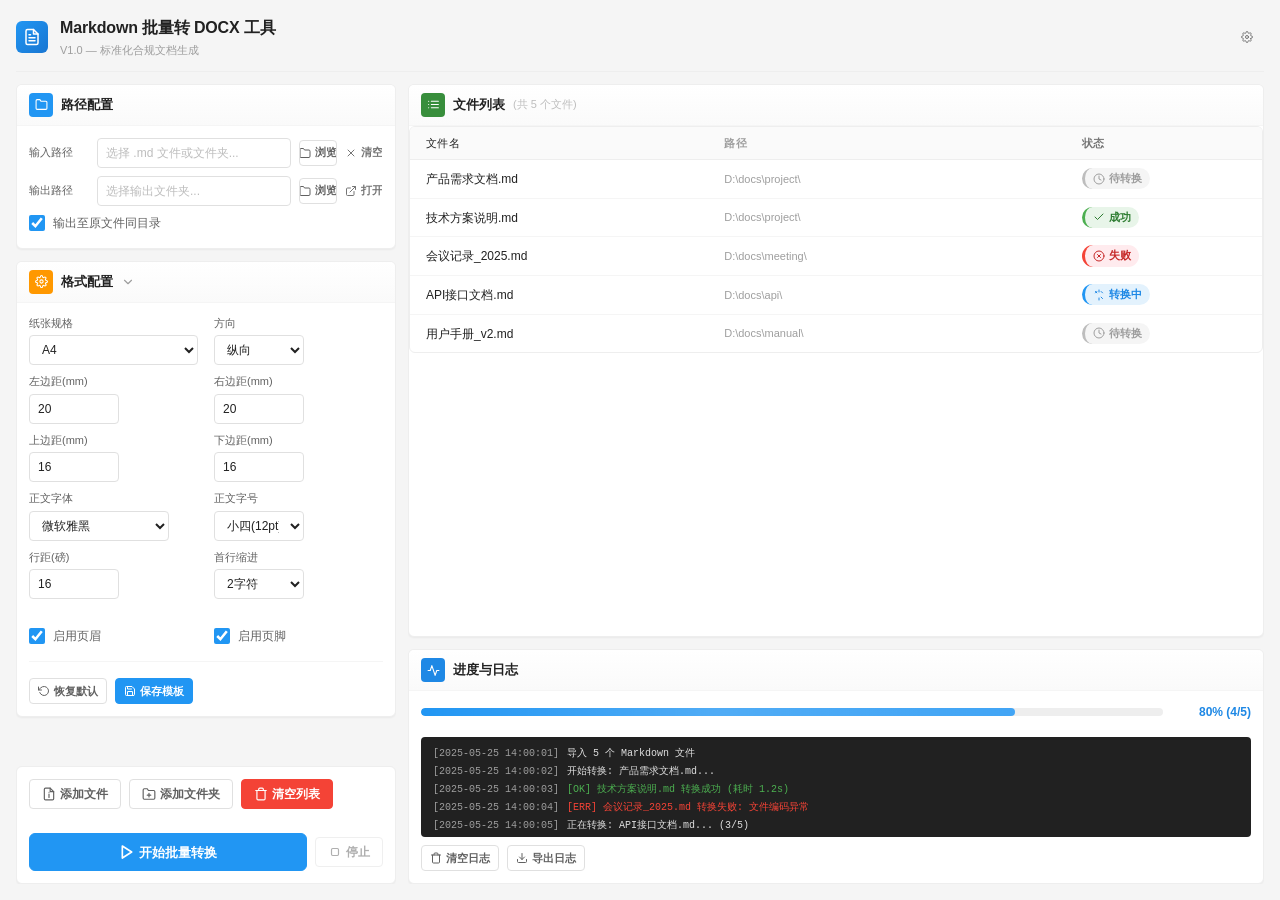
<file: gui-design.html>
<!DOCTYPE html>
<html lang="zh-CN">
<head>
    <meta charset="UTF-8">
    <meta name="viewport" content="width=device-width, initial-scale=1.0">
    <title>Markdown批量转DOCX工具 V1.0</title>
    <style>
        /* ============================================
           DESIGN TOKEN SYSTEM - 设计令牌系统
           ============================================ */
        :root {
            /* Color Tokens - 色彩系统 */
            --color-primary-50: #E3F2FD;
            --color-primary-100: #BBDEFB;
            --color-primary-200: #90CAF9;
            --color-primary-300: #64B5F6;
            --color-primary-400: #42A5F5;
            --color-primary-500: #2196F3;
            --color-primary-600: #1E88E5;
            --color-primary-700: #1976D2;
            --color-primary-800: #1565C0;
            --color-primary-900: #0D47A1;

            --color-success-50: #E8F5E9;
            --color-success-500: #4CAF50;
            --color-success-600: #388E3C;
            --color-success-700: #2E7D32;

            --color-error-50: #FFEBEE;
            --color-error-500: #F44336;
            --color-error-600: #D32F2F;
            --color-error-700: #C62828;

            --color-warning-50: #FFF3E0;
            --color-warning-500: #FF9800;
            --color-warning-600: #F57C00;
            --color-warning-700: #EF6C00;

            --color-neutral-0: #FFFFFF;
            --color-neutral-50: #FAFAFA;
            --color-neutral-100: #F5F5F5;
            --color-neutral-200: #EEEEEE;
            --color-neutral-300: #E0E0E0;
            --color-neutral-400: #BDBDBD;
            --color-neutral-500: #9E9E9E;
            --color-neutral-600: #757575;
            --color-neutral-700: #616161;
            --color-neutral-800: #424242;
            --color-neutral-900: #212121;

            /* Typography Tokens - 字体系统 */
            --font-family-sans: 'Microsoft YaHei', 'PingFang SC', -apple-system, BlinkMacSystemFont, 'Segoe UI', sans-serif;
            --font-family-mono: 'JetBrains Mono', 'Consolas', 'Monaco', 'Courier New', monospace;

            --font-size-xs: 11px;
            --font-size-sm: 12px;
            --font-size-base: 13px;
            --font-size-md: 14px;
            --font-size-lg: 16px;
            --font-size-xl: 18px;
            --font-size-2xl: 24px;

            --font-weight-regular: 400;
            --font-weight-medium: 500;
            --font-weight-semibold: 600;
            --font-weight-bold: 700;

            --line-height-tight: 1.25;
            --line-height-normal: 1.5;
            --line-height-relaxed: 1.75;

            /* Spacing Tokens - 间距系统 (4px base) */
            --space-0: 0;
            --space-1: 4px;
            --space-2: 8px;
            --space-3: 12px;
            --space-4: 16px;
            --space-5: 20px;
            --space-6: 24px;
            --space-8: 32px;
            --space-10: 40px;
            --space-12: 48px;

            /* Radius Tokens - 圆角系统 */
            --radius-sm: 4px;
            --radius-md: 6px;
            --radius-lg: 8px;
            --radius-xl: 12px;
            --radius-full: 9999px;

            /* Shadow Tokens - 阴影系统 */
            --shadow-xs: 0 1px 2px rgba(0,0,0,0.05);
            --shadow-sm: 0 1px 3px rgba(0,0,0,0.08), 0 1px 2px rgba(0,0,0,0.06);
            --shadow-md: 0 4px 6px rgba(0,0,0,0.07), 0 2px 4px rgba(0,0,0,0.06);
            --shadow-lg: 0 10px 15px rgba(0,0,0,0.1), 0 4px 6px rgba(0,0,0,0.05);
            --shadow-xl: 0 20px 25px rgba(0,0,0,0.1), 0 10px 10px rgba(0,0,0,0.04);

            /* Transition Tokens - 动效系统 */
            --transition-fast: 150ms cubic-bezier(0.4, 0, 0.2, 1);
            --transition-normal: 200ms cubic-bezier(0.4, 0, 0.2, 1);
            --transition-slow: 300ms cubic-bezier(0.4, 0, 0.2, 1);

            /* Z-index Tokens */
            --z-dropdown: 100;
            --z-sticky: 200;
            --z-fixed: 300;
            --z-modal-backdrop: 400;
            --z-modal: 500;
            --z-tooltip: 600;
        }

        /* ============================================
           BASE RESET & GLOBAL STYLES
           ============================================ */
        *, *::before, *::after { margin: 0; padding: 0; box-sizing: border-box; }

        html { font-size: 16px; -webkit-font-smoothing: antialiased; -moz-osx-font-smoothing: grayscale; height: 100%; }

        body {
            font-family: var(--font-family-sans);
            font-size: var(--font-size-sm);
            line-height: var(--line-height-normal);
            color: var(--color-neutral-800);
            background: var(--color-neutral-100);
            height: 100vh;
            overflow: hidden;
        }

        /* Focus visible for accessibility */
        :focus-visible {
            outline: 2px solid var(--color-primary-500);
            outline-offset: 2px;
        }

        /* Skip link for accessibility */
        .skip-link {
            position: absolute;
            top: -100%;
            left: 0;
            padding: var(--space-2) var(--space-4);
            background: var(--color-primary-500);
            color: white;
            z-index: var(--z-tooltip);
            font-weight: var(--font-weight-semibold);
            border-radius: 0 0 var(--radius-md) 0;
        }
        .skip-link:focus { top: 0; }

        /* ============================================
           APP LAYOUT - 左右分栏 100vh 无滚动
           ============================================ */
        .app-layout {
            height: 100vh;
            max-height: 100vh;
            display: grid;
            grid-template-rows: auto 1fr;
            grid-template-columns: 380px 1fr;
            gap: var(--space-3);
            padding: var(--space-4);
            overflow: hidden;
        }

        /* Header spans full width */
        .app-header {
            grid-column: 1 / -1;
            display: flex;
            align-items: center;
            justify-content: space-between;
            padding-bottom: var(--space-3);
            border-bottom: 1px solid var(--color-neutral-200);
            flex-shrink: 0;
        }

        .app-logo {
            display: flex;
            align-items: center;
            gap: var(--space-3);
        }

        .app-logo-icon {
            width: 32px;
            height: 32px;
            background: linear-gradient(135deg, var(--color-primary-500), var(--color-primary-700));
            border-radius: var(--radius-md);
            display: flex;
            align-items: center;
            justify-content: center;
            color: white;
            flex-shrink: 0;
        }
        .app-logo-icon svg { width: 18px; height: 18px; }

        /* ============================================
           SPLIT PANEL SYSTEM - 左右分栏容器
           ============================================ */
        .split-left {
            grid-column: 1 / 2;
            grid-row: 2 / 3;
            display: flex;
            flex-direction: column;
            gap: var(--space-3);
            overflow-y: auto;
            overflow-x: hidden;
        }
        .split-left::-webkit-scrollbar { width: 4px; }
        .split-left::-webkit-scrollbar-track { background: transparent; }
        .split-left::-webkit-scrollbar-thumb { background: var(--color-neutral-300); border-radius: 2px; }

        .split-right {
            grid-column: 2 / 3;
            grid-row: 2 / 3;
            display: flex;
            flex-direction: column;
            gap: var(--space-3);
            overflow: hidden;
        }

        /* Left column: action bar sticks to bottom via margin-top:auto */
        .split-left .action-bar-wrapper { margin-top: auto; }

        .app-title-group { display: flex; flex-direction: column; gap: 2px; }
        .app-title-text {
            font-size: var(--font-size-lg);
            font-weight: var(--font-weight-bold);
            color: var(--color-neutral-900);
            letter-spacing: -0.01em;
        }
        .app-subtitle {
            font-size: var(--font-size-xs);
            color: var(--color-neutral-500);
            font-weight: var(--font-weight-regular);
        }

        .app-header-actions { display: flex; gap: var(--space-2); }

        /* ============================================
           PANEL COMPONENT - 面板组件
           ============================================ */
        .panel {
            background: var(--color-neutral-0);
            border-radius: var(--radius-md);
            box-shadow: var(--shadow-xs);
            border: 1px solid var(--color-neutral-200);
            overflow: hidden;
            transition: box-shadow var(--transition-fast);
            flex-shrink: 0;
        }
        .panel:hover { box-shadow: var(--shadow-sm); }

        .panel-header {
            display: flex;
            align-items: center;
            justify-content: space-between;
            padding: var(--space-2) var(--space-3);
            border-bottom: 1px solid var(--color-neutral-100);
            background: linear-gradient(to bottom, var(--color-neutral-0), var(--color-neutral-50));
            flex-shrink: 0;
        }

        .panel-header-left {
            display: flex;
            align-items: center;
            gap: var(--space-2);
        }

        .panel-icon {
            width: 24px;
            height: 24px;
            border-radius: var(--radius-sm);
            display: flex;
            align-items: center;
            justify-content: center;
            color: white;
            flex-shrink: 0;
        }
        .panel-icon svg { width: 13px; height: 13px; }
        .panel-icon--path { background: var(--color-primary-500); }
        .panel-icon--format { background: var(--color-warning-500); }
        .panel-icon--list { background: var(--color-success-600); }
        .panel-icon--progress { background: var(--color-primary-600); }
        .panel-icon--action { background: var(--color-neutral-800); }

        .panel-title {
            font-size: var(--font-size-base);
            font-weight: var(--font-weight-semibold);
            color: var(--color-neutral-900);
        }

        .panel-body { padding: var(--space-3); }

        /* Collapsible Panel */
        .collapse-trigger {
            cursor: pointer;
            user-select: none;
            display: flex;
            align-items: center;
            gap: var(--space-2);
            background: none;
            border: none;
            padding: 0;
            color: inherit;
            font: inherit;
        }
        .collapse-trigger:hover { opacity: 0.8; }
        .collapse-chevron {
            width: 14px;
            height: 14px;
            transition: transform var(--transition-normal);
            color: var(--color-neutral-500);
        }
        .panel--collapsed .collapse-chevron { transform: rotate(-90deg); }
        .panel--collapsed .collapsible-body { display: none; }

        /* ============================================
           FORM COMPONENTS - 紧凑型表单
           ============================================ */
        .form-grid {
            display: grid;
            grid-template-columns: 1fr 1fr;
            gap: var(--space-2) var(--space-4);
        }

        .form-field { display: flex; flex-direction: column; gap: var(--space-1); }

        .form-label {
            font-size: var(--font-size-xs);
            font-weight: var(--font-weight-medium);
            color: var(--color-neutral-700);
        }

        .form-row {
            display: flex;
            align-items: center;
            gap: var(--space-2);
        }
        .form-row .form-label {
            min-width: 60px;
            flex-shrink: 0;
            font-size: var(--font-size-xs);
        }

        /* Input Component - 紧凑型 */
        .input {
            height: 30px;
            padding: 0 var(--space-2);
            border: 1px solid var(--color-neutral-300);
            border-radius: var(--radius-sm);
            font-family: inherit;
            font-size: var(--font-size-sm);
            color: var(--color-neutral-900);
            background: var(--color-neutral-0);
            transition: border-color var(--transition-fast), box-shadow var(--transition-fast);
            width: 100%;
        }
        .input::placeholder { color: var(--color-neutral-400); }
        .input:hover { border-color: var(--color-neutral-400); }
        .input:focus {
            border-color: var(--color-primary-500);
            box-shadow: 0 0 0 3px var(--color-primary-50);
            outline: none;
        }
        .input:disabled {
            background: var(--color-neutral-100);
            color: var(--color-neutral-400);
            cursor: not-allowed;
        }
        .input--sm { height: 30px; font-size: var(--font-size-xs); }
        .input--short { width: 90px; }
        .input--medium { width: 140px; }

        select.input { cursor: pointer; appearance: auto; }

        /* Checkbox Component */
        .checkbox {
            display: inline-flex;
            align-items: center;
            gap: var(--space-2);
            cursor: pointer;
            font-size: var(--font-size-sm);
            color: var(--color-neutral-700);
        }
        .checkbox input[type="checkbox"] {
            width: 16px;
            height: 16px;
            accent-color: var(--color-primary-500);
            cursor: pointer;
            flex-shrink: 0;
        }

        /* ============================================
           BUTTON COMPONENTS - 按钮组件
           ============================================ */
        .btn {
            display: inline-flex;
            align-items: center;
            justify-content: center;
            gap: var(--space-1);
            height: 30px;
            padding: 0 var(--space-3);
            border: 1px solid transparent;
            border-radius: var(--radius-sm);
            font-family: inherit;
            font-size: var(--font-size-sm);
            font-weight: var(--font-weight-semibold);
            line-height: 1;
            cursor: pointer;
            transition: all var(--transition-fast);
            white-space: nowrap;
            user-select: none;
            position: relative;
            overflow: hidden;
        }
        .btn:active { transform: scale(0.97); }
        .btn:disabled {
            opacity: 0.5;
            cursor: not-allowed;
            transform: none;
        }
        .btn svg { width: 14px; height: 14px; flex-shrink: 0; }

        /* Button Variants */
        .btn--primary {
            background: var(--color-primary-500);
            color: white;
            border-color: var(--color-primary-500);
        }
        .btn--primary:hover:not(:disabled) { background: var(--color-primary-600); border-color: var(--color-primary-600); }
        .btn--primary:focus-visible { box-shadow: 0 0 0 3px var(--color-primary-50); }

        .btn--secondary {
            background: var(--color-neutral-0);
            color: var(--color-neutral-700);
            border-color: var(--color-neutral-300);
        }
        .btn--secondary:hover:not(:disabled) { background: var(--color-neutral-50); border-color: var(--color-neutral-400); }

        .btn--ghost {
            background: transparent;
            color: var(--color-neutral-600);
            border-color: transparent;
        }
        .btn--ghost:hover:not(:disabled) { background: var(--color-neutral-100); }

        .btn--danger {
            background: var(--color-error-500);
            color: white;
            border-color: var(--color-error-500);
        }
        .btn--danger:hover:not(:disabled) { background: var(--color-error-600); border-color: var(--color-error-600); }

        .btn--success {
            background: var(--color-success-500);
            color: white;
            border-color: var(--color-success-500);
        }
        .btn--success:hover:not(:disabled) { background: var(--color-success-600); }

        /* Button Sizes */
        .btn--lg {
            height: 38px;
            padding: 0 var(--space-6);
            font-size: var(--font-size-base);
            font-weight: var(--font-weight-bold);
            border-radius: var(--radius-md);
        }
        .btn--lg svg { width: 16px; height: 16px; }

        .btn--sm { height: 26px; padding: 0 var(--space-2); font-size: var(--font-size-xs); }
        .btn--sm svg { width: 12px; height: 12px; }

        /* Icon-only button */
        .btn--icon {
            width: 34px;
            padding: 0;
        }

        /* ============================================
           TABLE COMPONENT - 表格组件
           ============================================ */
        .table-wrapper {
            border: 1px solid var(--color-neutral-200);
            border-radius: var(--radius-md);
            overflow: hidden;
        }

        .table {
            width: 100%;
            border-collapse: collapse;
            font-size: var(--font-size-sm);
        }

        .table th {
            background: var(--color-neutral-50);
            font-weight: var(--font-weight-semibold);
            font-size: var(--font-size-xs);
            text-transform: uppercase;
            letter-spacing: 0.04em;
            color: var(--color-neutral-600);
            text-align: left;
            padding: var(--space-2) var(--space-4);
            border-bottom: 1px solid var(--color-neutral-200);
        }

        .table td {
            padding: var(--space-2) var(--space-4);
            border-bottom: 1px solid var(--color-neutral-100);
            transition: background var(--transition-fast);
            vertical-align: middle;
        }

        .table tbody tr:last-child td { border-bottom: none; }
        .table tbody tr:hover td { background: var(--color-primary-50); }
        .table tbody tr.selected td { background: var(--color-primary-100); }

        .table .col-name { width: 35%; font-weight: var(--font-weight-medium); color: var(--color-neutral-900); }
        .table .col-path { width: 42%; color: var(--color-neutral-500); font-size: var(--font-size-xs); }
        .table .col-status { width: 23%; }

        /* File List Panel - 弹性填充 */
        #panel-fileList {
            display: flex;
            flex-direction: column;
            flex: 1;
            min-height: 0;
        }
        #panel-fileList > .panel-body {
            flex: 1;
            min-height: 0;
            overflow-y: auto;
            padding: 0;
        }

        /* Empty state for table */
        .table-empty {
            text-align: center;
            padding: var(--space-10) var(--space-6);
            color: var(--color-neutral-400);
        }
        .table-empty svg { width: 48px; height: 48px; margin-bottom: var(--space-3); opacity: 0.4; }
        .table-empty p { font-size: var(--font-size-sm); }

        /* ============================================
           BADGE COMPONENT - 标签组件
           ============================================ */
        .badge {
            display: inline-flex;
            align-items: center;
            gap: var(--space-1);
            padding: 3px var(--space-2);
            border-radius: var(--radius-full);
            font-size: var(--font-size-xs);
            font-weight: var(--font-weight-semibold);
            line-height: 1.4;
            border-left: 3px solid transparent;
        }
        .badge svg { width: 12px; height: 12px; }

        .badge--pending {
            background: var(--color-neutral-100);
            color: var(--color-neutral-500);
            border-left-color: var(--color-neutral-400);
        }
        .badge--converting {
            background: var(--color-primary-50);
            color: var(--color-primary-600);
            border-left-color: var(--color-primary-500);
        }
        .badge--converting .badge-spinner {
            animation: spin 1s linear infinite;
        }
        .badge--success {
            background: var(--color-success-50);
            color: var(--color-success-700);
            border-left-color: var(--color-success-500);
        }
        .badge--error {
            background: var(--color-error-50);
            color: var(--color-error-700);
            border-left-color: var(--color-error-500);
        }

        @keyframes spin { to { transform: rotate(360deg); } }

        /* ============================================
           PROGRESS COMPONENT - 进度条组件
           ============================================ */
        .progress-section { margin-bottom: var(--space-4); }

        .progress-track {
            display: flex;
            align-items: center;
            gap: var(--space-4);
        }

        .progress-bar-container {
            flex: 1;
            position: relative;
            height: 8px;
            background: var(--color-neutral-200);
            border-radius: var(--radius-full);
            overflow: hidden;
        }

        .progress-fill {
            height: 100%;
            background: linear-gradient(90deg, var(--color-primary-500), var(--color-primary-400));
            border-radius: var(--radius-full);
            transition: width var(--transition-slow);
            position: relative;
        }
        .progress-fill::after {
            content: '';
            position: absolute;
            top: 0; left: 0; right: 0; bottom: 0;
            background: linear-gradient(
                90deg,
                transparent 0%,
                rgba(255,255,255,0.15) 50%,
                transparent 100%
            );
            animation: shimmer 2s infinite;
        }

        @keyframes shimmer {
            0% { transform: translateX(-100%); }
            100% { transform: translateX(100%); }
        }

        .progress-label {
            font-size: var(--font-size-sm);
            font-weight: var(--font-weight-bold);
            color: var(--color-primary-600);
            min-width: 72px;
            text-align: right;
            font-variant-numeric: tabular-nums;
        }

        /* ============================================
           LOG CONSOLE COMPONENT - 紧凑型日志
           ============================================ */
        .log-console {
            background: var(--color-neutral-900);
            border-radius: var(--radius-sm);
            padding: var(--space-2) var(--space-3);
            height: 100px;
            overflow-y: auto;
            font-family: var(--font-family-mono);
            font-size: 10px;
            line-height: 1.8;
            color: var(--color-neutral-400);
            scroll-behavior: smooth;
        }
        .log-console::-webkit-scrollbar { width: 6px; }
        .log-console::-webkit-scrollbar-track { background: transparent; }
        .log-console::-webkit-scrollbar-thumb { background: var(--color-neutral-600); border-radius: 3px; }

        .log-entry { display: flex; gap: var(--space-2); }
        .log-time { color: var(--color-neutral-500); flex-shrink: 0; }
        .log-msg-info { color: var(--color-neutral-300); }
        .log-msg-success { color: var(--color-success-500); }
        .log-msg-error { color: var(--color-error-500); }
        .log-msg-warn { color: var(--color-warning-500); }

        /* ============================================
           ACTION BAR - 操作栏
           ============================================ */
        .action-bar {
            display: flex;
            align-items: center;
            justify-content: space-between;
            gap: var(--space-4);
            flex-wrap: wrap;
        }

        .action-group {
            display: flex;
            align-items: center;
            gap: var(--space-2);
        }

        /* ============================================
           DIALOG / MODAL - 弹窗组件
           ============================================ */
        .dialog-backdrop {
            display: none;
            position: fixed;
            inset: 0;
            background: rgba(0,0,0,0.5);
            backdrop-filter: blur(2px);
            z-index: var(--z-modal-backdrop);
            align-items: center;
            justify-content: center;
            animation: fadeIn 150ms ease-out;
        }
        .dialog-backdrop.active { display: flex; }

        @keyframes fadeIn { from { opacity: 0; } to { opacity: 1; } }
        @keyframes slideUp { from { transform: translateY(16px); opacity: 0; } to { transform: translateY(0); opacity: 1; } }

        .dialog {
            background: var(--color-neutral-0);
            border-radius: var(--radius-xl);
            box-shadow: var(--shadow-xl);
            padding: var(--space-6);
            min-width: 420px;
            max-width: 520px;
            width: 90%;
            animation: slideUp 200ms ease-out;
        }

        .dialog-icon-wrap {
            width: 48px;
            height: 48px;
            border-radius: var(--radius-full);
            display: flex;
            align-items: center;
            justify-content: center;
            margin-bottom: var(--space-4);
        }
        .dialog-icon-wrap--warn { background: var(--color-warning-50); color: var(--color-warning-600); }
        .dialog-icon-wrap--success { background: var(--color-success-50); color: var(--color-success-600); }
        .dialog-icon-wrap--error { background: var(--color-error-50); color: var(--color-error-600); }

        .dialog-title {
            font-size: var(--font-size-md);
            font-weight: var(--font-weight-bold);
            color: var(--color-neutral-900);
            margin-bottom: var(--space-2);
        }

        .dialog-body {
            font-size: var(--font-size-sm);
            color: var(--color-neutral-600);
            line-height: var(--line-height-relaxed);
            margin-bottom: var(--space-6);
        }

        .dialog-actions {
            display: flex;
            justify-content: flex-end;
            gap: var(--space-2);
        }

        /* Format actions row */
        .format-actions {
            display: flex;
            gap: var(--space-2);
            margin-top: var(--space-4);
            padding-top: var(--space-4);
            border-top: 1px solid var(--color-neutral-100);
        }

        /* File count badge in panel header */
        .file-count-badge {
            font-size: var(--font-size-xs);
            font-weight: var(--font-weight-regular);
            color: var(--color-neutral-400);
            background: none;
        }

        /* ============================================
           RESPONSIVE DESIGN - 分栏响应式
           ============================================ */

        /* Medium screens: keep split but narrower left */
        @media (max-width: 1024px) {
            .app-layout { grid-template-columns: 320px 1fr; gap: var(--space-3); padding: var(--space-3); }
            .form-grid { grid-template-columns: 1fr; }
        }

        /* Small screens: collapse to single column (stacked) */
        @media (max-width: 768px) {
            .app-layout {
                grid-template-columns: 1fr;
                grid-template-rows: auto 1fr;
                height: 100vh;
                overflow-y: auto;
                padding: var(--space-3);
                gap: var(--space-3);
            }

            .split-left, .split-right {
                grid-column: 1 / -1;
                grid-row: auto;
                overflow-y: visible;
            }

            .split-left .action-bar-wrapper { margin-top: 0; }

            #panel-fileList {
                min-height: 200px;
                flex: none;
            }
            #panel-fileList > .panel-body {
                overflow-y: visible;
                max-height: 280px;
                overflow-y: auto;
                padding: 0;
            }

            .action-bar { flex-direction: column; align-items: stretch; }
            .action-group { justify-content: stretch; flex-wrap: wrap; }
            .action-group .btn { flex: 1; min-width: 100px; }
            .form-row { flex-wrap: wrap; }
            .form-row .form-label { min-width: 100%; margin-bottom: 2px; }
            .table .col-name { width: 35%; }
            .table .col-path { width: 38%; }
            .table .col-status { width: 27%; }
            .log-console { height: 90px; }
            .dialog { min-width: unset; width: 95%; }
        }

        /* Reduced motion preference */
        @media (prefers-reduced-motion: reduce) {
            *, *::before, *::after {
                animation-duration: 0.01ms !important;
                transition-duration: 0.01ms !important;
            }
        }
    </style>
</head>
<body>
<a href="#main-content" class="skip-link">跳转到主要内容</a>

<div class="app-layout">

    <!-- ==================== HEADER ==================== -->
    <header class="app-header">
        <div class="app-logo">
            <div class="app-logo-icon">
                <svg viewBox="0 0 24 24" fill="none" stroke="currentColor" stroke-width="2" stroke-linecap="round" stroke-linejoin="round"><path d="M14 2H6a2 2 0 0 0-2 2v16a2 2 0 0 0 2 2h12a2 2 0 0 0 2-2V8z"/><polyline points="14 2 14 8 20 8"/><line x1="16" y1="13" x2="8" y2="13"/><line x1="16" y1="17" x2="8" y2="17"/><polyline points="10 9 9 9 8 9"/></svg>
            </div>
            <div class="app-title-group">
                <span class="app-title-text">Markdown 批量转 DOCX 工具</span>
                <span class="app-subtitle">V1.0 — 标准化合规文档生成</span>
            </div>
        </div>
        <div class="app-header-actions">
            <button class="btn btn--ghost btn--sm btn--icon" title="设置" aria-label="应用设置">
                <svg viewBox="0 0 24 24" fill="none" stroke="currentColor" stroke-width="2" stroke-linecap="round" stroke-linejoin="round"><circle cx="12" cy="12" r="3"/><path d="M19.4 15a1.65 1.65 0 0 0 .33 1.82l.06.06a2 2 0 0 1 0 2.83 2 2 0 0 1-2.83 0l-.06-.06a1.65 1.65 0 0 0-1.82-.33 1.65 1.65 0 0 0-1 1.51V21a2 2 0 0 1-2 2 2 2 0 0 1-2-2v-.09A1.65 1.65 0 0 0 9 19.4a1.65 1.65 0 0 0-1.82.33l-.06.06a2 2 0 0 1-2.83 0 2 2 0 0 1 0-2.83l.06-.06A1.65 1.65 0 0 0 4.68 15a1.65 1.65 0 0 0-1.51-1H3a2 2 0 0 1-2-2 2 2 0 0 1 2-2h.09A1.65 1.65 0 0 0 4.6 9a1.65 1.65 0 0 0-.33-1.82l-.06-.06a2 2 0 0 1 0-2.83 2 2 0 0 1 2.83 0l.06.06A1.65 1.65 0 0 0 9 4.68a1.65 1.65 0 0 0 1-1.51V3a2 2 0 0 1 2-2 2 2 0 0 1 2 2v.09a1.65 1.65 0 0 0 1 1.51 1.65 1.65 0 0 0 1.82-.33l.06-.06a2 2 0 0 1 2.83 0 2 2 0 0 1 0 2.83l-.06.06A1.65 1.65 0 0 0 19.4 9a1.65 1.65 0 0 0 1.51 1H21a2 2 0 0 1 2 2 2 2 0 0 1-2 2h-.09a1.65 1.65 0 0 0-1.51 1z"/></svg>
            </button>
        </div>
    </header>

    <!-- ==================== LEFT PANEL: 配置与控制 ==================== -->
    <div class="split-left">

        <!-- Path Configuration -->
        <section class="panel" aria-labelledby="panel-path-title">
            <div class="panel-header">
                <div class="panel-header-left">
                    <div class="panel-icon panel-icon--path"><svg viewBox="0 0 24 24" fill="none" stroke="currentColor" stroke-width="2" stroke-linecap="round" stroke-linejoin="round"><path d="M22 19a2 2 0 0 1-2 2H4a2 2 0 0 1-2-2V5a2 2 0 0 1 2-2h5l2 3h9a2 2 0 0 1 2 2z"/></svg></div>
                    <h2 class="panel-title" id="panel-path-title">路径配置</h2>
                </div>
            </div>
            <div class="panel-body">
                <div class="form-row" style="margin-bottom:var(--space-2);">
                    <label class="form-label" for="inputPath">输入路径</label>
                    <input type="text" class="input" id="inputPath" placeholder="选择 .md 文件或文件夹..." aria-describedby="inputPath-hint">
                    <button class="btn btn--secondary btn--sm" onclick="browseInput()" aria-label="浏览选择输入路径"><svg viewBox="0 0 24 24" fill="none" stroke="currentColor" stroke-width="2" stroke-linecap="round" stroke-linejoin="round"><path d="M22 19a2 2 0 0 1-2 2H4a2 2 0 0 1-2-2V5a2 2 0 0 1 2-2h5l2 3h9a2 2 0 0 1 2 2z"/></svg> 浏览</button>
                    <button class="btn btn--ghost btn--sm" onclick="clearInput()" aria-label="清空输入路径"><svg viewBox="0 0 24 24" fill="none" stroke="currentColor" stroke-width="2" stroke-linecap="round" stroke-linejoin="round"><line x1="18" y1="6" x2="6" y2="18"/><line x1="6" y1="6" x2="18" y2="18"/></svg> 清空</button>
                </div>
                <div class="form-row" style="margin-bottom:var(--space-2);">
                    <label class="form-label" for="outputPath">输出路径</label>
                    <input type="text" class="input" id="outputPath" placeholder="选择输出文件夹..." aria-describedby="outputPath-hint">
                    <button class="btn btn--secondary btn--sm" onclick="browseOutput()" aria-label="浏览选择输出路径"><svg viewBox="0 0 24 24" fill="none" stroke="currentColor" stroke-width="2" stroke-linecap="round" stroke-linejoin="round"><path d="M22 19a2 2 0 0 1-2 2H4a2 2 0 0 1-2-2V5a2 2 0 0 1 2-2h5l2 3h9a2 2 0 0 1 2 2z"/></svg> 浏览</button>
                    <button class="btn btn--ghost btn--sm" onclick="openOutputFolder()" aria-label="打开输出文件夹"><svg viewBox="0 0 24 24" fill="none" stroke="currentColor" stroke-width="2" stroke-linecap="round" stroke-linejoin="round"><path d="M18 13v6a2 2 0 0 1-2 2H5a2 2 0 0 1-2-2V8a2 2 0 0 1 2-2h6"/><polyline points="15 3 21 3 21 9"/><line x1="10" y1="14" x2="21" y2="3"/></svg> 打开</button>
                </div>
                <label class="checkbox"><input type="checkbox" id="sameDir" checked> 输出至原文件同目录</label>
            </div>
        </section>

        <!-- Format Configuration (collapsible) -->
        <section class="panel" id="formatPanel" aria-labelledby="panel-format-title">
            <div class="panel-header">
                <div class="panel-header-left">
                    <button class="collapse-trigger" onclick="toggleFormatPanel()" aria-expanded="true" aria-controls="formatBody">
                        <div class="panel-icon panel-icon--format"><svg viewBox="0 0 24 24" fill="none" stroke="currentColor" stroke-width="2" stroke-linecap="round" stroke-linejoin="round"><circle cx="12" cy="12" r="3"/><path d="M19.4 15a1.65 1.65 0 0 0 .33 1.82l.06.06a2 2 0 0 1 0 2.83 2 2 0 0 1-2.83 0l-.06-.06a1.65 1.65 0 0 0-1.82-.33 1.65 1.65 0 0 0-1 1.51V21a2 2 0 0 1-2 2 2 2 0 0 1-2-2v-.09A1.65 1.65 0 0 0 9 19.4a1.65 1.65 0 0 0-1.82.33l-.06.06a2 2 0 0 1-2.83 0 2 2 0 0 1 0-2.83l.06-.06A1.65 1.65 0 0 0 4.68 15a1.65 1.65 0 0 0-1.51-1H3a2 2 0 0 1-2-2 2 2 0 0 1 2-2h.09A1.65 1.65 0 0 0 4.6 9a1.65 1.65 0 0 0-.33-1.82l-.06-.06a2 2 0 0 1 0-2.83 2 2 0 0 1 2.83 0l.06.06A1.65 1.65 0 0 0 9 4.68a1.65 1.65 0 0 0 1-1.51V3a2 2 0 0 1 2-2 2 2 0 0 1 2 2v.09a1.65 1.65 0 0 0 1 1.51 1.65 1.65 0 0 0 1.82-.33l.06-.06a2 2 0 0 1 2.83 0 2 2 0 0 1 0 2.83l-.06.06A1.65 1.65 0 0 0 19.4 9a1.65 1.65 0 0 0 1.51 1H21a2 2 0 0 1 2 2 2 2 0 0 1-2 2h-.09a1.65 1.65 0 0 0-1.51 1z"/></svg></div>
                        <h2 class="panel-title" id="panel-format-title">格式配置</h2>
                        <svg class="collapse-chevron" viewBox="0 0 24 24" fill="none" stroke="currentColor" stroke-width="2" stroke-linecap="round" stroke-linejoin="round"><polyline points="6 9 12 15 18 9"/></svg>
                    </button>
                </div>
            </div>
            <div class="panel-body collapsible-body" id="formatBody">
                <div class="form-grid">
                    <div class="form-field"><label class="form-label" for="paperSize">纸张规格</label><select class="input" id="paperSize"><option>A4</option><option>Letter</option><option>A3</option></select></div>
                    <div class="form-field"><label class="form-label" for="orientation">方向</label><select class="input input--short" id="orientation"><option>纵向</option><option>横向</option></select></div>
                    <div class="form-field"><label class="form-label" for="marginLeft">左边距(mm)</label><input type="number" class="input input--short" id="marginLeft" value="20"></div>
                    <div class="form-field"><label class="form-label" for="marginRight">右边距(mm)</label><input type="number" class="input input--short" id="marginRight" value="20"></div>
                    <div class="form-field"><label class="form-label" for="marginTop">上边距(mm)</label><input type="number" class="input input--short" id="marginTop" value="16"></div>
                    <div class="form-field"><label class="form-label" for="marginBottom">下边距(mm)</label><input type="number" class="input input--short" id="marginBottom" value="16"></div>
                    <div class="form-field"><label class="form-label" for="fontFamily">正文字体</label><select class="input input--medium" id="fontFamily"><option>微软雅黑</option><option>宋体</option><option>黑体</option></select></div>
                    <div class="form-field"><label class="form-label" for="fontSize">正文字号</label><select class="input input--short" id="fontSize"><option>小四(12pt)</option><option>五号(10.5pt)</option></select></div>
                    <div class="form-field"><label class="form-label" for="lineSpacing">行距(磅)</label><input type="number" class="input input--short" id="lineSpacing" value="16"></div>
                    <div class="form-field"><label class="form-label" for="firstIndent">首行缩进</label><select class="input input--short" id="firstIndent"><option>2字符</option><option>4字符</option></select></div>
                    <div class="form-field"><label class="checkbox" style="margin-top:20px;"><input type="checkbox" id="enableHeader" checked> 启用页眉</label></div>
                    <div class="form-field"><label class="checkbox" style="margin-top:20px;"><input type="checkbox" id="enableFooter" checked> 启用页脚</label></div>
                </div>
                <div class="format-actions">
                    <button class="btn btn--secondary btn--sm" onclick="restoreDefaults()"><svg viewBox="0 0 24 24" fill="none" stroke="currentColor" stroke-width="2" stroke-linecap="round" stroke-linejoin="round"><polyline points="1 4 1 10 7 10"/><path d="M3.51 15a9 9 0 1 0 2.13-9.36L1 10"/></svg> 恢复默认</button>
                    <button class="btn btn--primary btn--sm" onclick="saveTemplate()"><svg viewBox="0 0 24 24" fill="none" stroke="currentColor" stroke-width="2" stroke-linecap="round" stroke-linejoin="round"><path d="M19 21H5a2 2 0 0 1-2-2V5a2 2 0 0 1 2-2h11l5 5v11a2 2 0 0 1-2 2z"/><polyline points="17 21 17 13 7 13 7 21"/><polyline points="7 3 7 8 15 8"/></svg> 保存模板</button>
                </div>
            </div>
        </section>

        <!-- Action Bar (sticks to bottom of left panel) -->
        <div class="action-bar-wrapper">
            <section class="panel" aria-label="操作按钮区">
                <div class="panel-body" style="padding:var(--space-3);">
                    <div class="action-bar" style="flex-direction:column;align-items:stretch;">
                        <div class="action-group" style="justify-content:stretch;">
                            <button class="btn btn--secondary" onclick="addFiles()" aria-label="添加单个文件"><svg viewBox="0 0 24 24" fill="none" stroke="currentColor" stroke-width="2" stroke-linecap="round" stroke-linejoin="round"><path d="M14 2H6a2 2 0 0 0-2 2v16a2 2 0 0 0 2 2h12a2 2 0 0 0 2-2V8z"/><polyline points="14 2 14 8 20 8"/><line x1="12" y1="18" x2="12" y2="12"/><line x1="12" y1="9" x2="12.01" y2="9"/></svg> 添加文件</button>
                            <button class="btn btn--secondary" onclick="addFolder()" aria-label="添加整个文件夹"><svg viewBox="0 0 24 24" fill="none" stroke="currentColor" stroke-width="2" stroke-linecap="round" stroke-linejoin="round"><path d="M22 19a2 2 0 0 1-2 2H4a2 2 0 0 1-2-2V5a2 2 0 0 1 2-2h5l2 3h9a2 2 0 0 1 2 2z"/><line x1="12" y1="11" x2="12" y2="17"/><line x1="9" y1="14" x2="15" y2="14"/></svg> 添加文件夹</button>
                            <button class="btn btn--danger" onclick="clearFileList()" aria-label="清空文件列表"><svg viewBox="0 0 24 24" fill="none" stroke="currentColor" stroke-width="2" stroke-linecap="round" stroke-linejoin="round"><polyline points="3 6 5 6 21 6"/><path d="M19 6v14a2 2 0 0 1-2 2H7a2 2 0 0 1-2-2V6m3 0V4a2 2 0 0 1 2-2h4a2 2 0 0 1 2 2v2"/></svg> 清空列表</button>
                        </div>
                        <div class="action-group" style="margin-top:var(--space-2);">
                            <button class="btn btn--primary btn--lg" id="startBtn" onclick="startConversion()" aria-label="开始批量转换所有文件" style="flex:1;"><svg viewBox="0 0 24 24" fill="none" stroke="currentColor" stroke-width="2.5" stroke-linecap="round" stroke-linejoin="round"><polygon points="5 3 19 12 5 21 5 3"/></svg> 开始批量转换</button>
                            <button class="btn btn--secondary" id="stopBtn" onclick="stopConversion()" disabled aria-label="停止当前转换任务"><svg viewBox="0 0 24 24" fill="none" stroke="currentColor" stroke-width="2" stroke-linecap="round" stroke-linejoin="round"><rect x="6" y="6" width="12" height="12" rx="2"/></svg> 停止</button>
                        </div>
                    </div>
                </div>
            </section>
        </div>

    </div>

    <!-- ==================== RIGHT PANEL: 结果与日志 ==================== -->
    <div class="split-right">

        <!-- File List (flexible, fills remaining space) -->
        <section class="panel" id="panel-fileList" aria-labelledby="panel-list-title">
            <div class="panel-header">
                <div class="panel-header-left">
                    <div class="panel-icon panel-icon--list"><svg viewBox="0 0 24 24" fill="none" stroke="currentColor" stroke-width="2" stroke-linecap="round" stroke-linejoin="round"><line x1="8" y1="6" x2="21" y2="6"/><line x1="8" y1="12" x2="21" y2="12"/><line x1="8" y1="18" x2="21" y2="18"/><line x1="3" y1="6" x2="3.01" y2="6"/><line x1="3" y1="12" x2="3.01" y2="12"/><line x1="3" y1="18" x2="3.01" y2="18"/></svg></div>
                    <h2 class="panel-title" id="panel-list-title">文件列表</h2>
                    <span class="file-count-badge">(共 5 个文件)</span>
                </div>
            </div>
            <div class="panel-body">
                <div class="table-wrapper">
                    <table class="table" role="grid" aria-label="待转换文件列表">
                        <thead><tr><th scope="col" class="col-name">文件名</th><th scope="col" class="col-path">路径</th><th scope="col" class="col-status">状态</th></tr></thead>
                        <tbody>
                            <tr><td class="col-name">产品需求文档.md</td><td class="col-path">D:\docs\project\</td><td class="col-status"><span class="badge badge--pending"><svg viewBox="0 0 24 24" fill="none" stroke="currentColor" stroke-width="2" stroke-linecap="round" stroke-linejoin="round"><circle cx="12" cy="12" r="10"/><polyline points="12 6 12 12 16 14"/></svg> 待转换</span></td></tr>
                            <tr><td class="col-name">技术方案说明.md</td><td class="col-path">D:\docs\project\</td><td class="col-status"><span class="badge badge--success"><svg viewBox="0 0 24 24" fill="none" stroke="currentColor" stroke-width="2" stroke-linecap="round" stroke-linejoin="round"><polyline points="20 6 9 17 4 12"/></svg> 成功</span></td></tr>
                            <tr><td class="col-name">会议记录_2025.md</td><td class="col-path">D:\docs\meeting\</td><td class="col-status"><span class="badge badge--error"><svg viewBox="0 0 24 24" fill="none" stroke="currentColor" stroke-width="2" stroke-linecap="round" stroke-linejoin="round"><circle cx="12" cy="12" r="10"/><line x1="15" y1="9" x2="9" y2="15"/><line x1="9" y1="9" x2="15" y2="15"/></svg> 失败</span></td></tr>
                            <tr><td class="col-name">API接口文档.md</td><td class="col-path">D:\docs\api\</td><td class="col-status"><span class="badge badge--converting"><svg class="badge-spinner" viewBox="0 0 24 24" fill="none" stroke="currentColor" stroke-width="2" stroke-linecap="round" stroke-linejoin="round"><line x1="12" y1="2" x2="12" y2="6"/><line x1="12" y1="18" x2="12" y2="22"/><path d="M4.93 4.93l2.83 2.83m8.48 8.48l2.83 2.83m-2.83-14.14l2.83 2.83m-14.14 0l2.83-2.83"/></svg> 转换中</span></td></tr>
                            <tr><td class="col-name">用户手册_v2.md</td><td class="col-path">D:\docs\manual\</td><td class="col-status"><span class="badge badge--pending"><svg viewBox="0 0 24 24" fill="none" stroke="currentColor" stroke-width="2" stroke-linecap="round" stroke-linejoin="round"><circle cx="12" cy="12" r="10"/><polyline points="12 6 12 12 16 14"/></svg> 待转换</span></td></tr>
                        </tbody>
                    </table>
                </div>
            </div>
        </section>

        <!-- Progress & Log (fixed height at bottom) -->
        <section class="panel" aria-labelledby="panel-progress-title">
            <div class="panel-header">
                <div class="panel-header-left">
                    <div class="panel-icon panel-icon--progress"><svg viewBox="0 0 24 24" fill="none" stroke="currentColor" stroke-width="2" stroke-linecap="round" stroke-linejoin="round"><polyline points="22 12 18 12 15 21 9 3 6 12 2 12"/></svg></div>
                    <h2 class="panel-title" id="panel-progress-title">进度与日志</h2>
                </div>
            </div>
            <div class="panel-body" style="padding:var(--space-3);">
                <div class="progress-section">
                    <div class="progress-track">
                        <div class="progress-bar-container" role="progressbar" aria-valuenow="80" aria-valuemin="0" aria-valuemax="100" aria-label="转换进度 80%"><div class="progress-fill" id="progressFill" style="width:80%"></div></div>
                        <span class="progress-label" id="progressText">80% (4/5)</span>
                    </div>
                </div>
                <div class="log-console" id="logConsole" role="log" aria-live="polite" aria-label="转换日志">
                    <div class="log-entry"><span class="log-time">[2025-05-25 14:00:01]</span><span class="log-msg-info">导入 5 个 Markdown 文件</span></div>
                    <div class="log-entry"><span class="log-time">[2025-05-25 14:00:02]</span><span class="log-msg-info">开始转换: 产品需求文档.md...</span></div>
                    <div class="log-entry"><span class="log-time">[2025-05-25 14:00:03]</span><span class="log-msg-success">[OK] 技术方案说明.md 转换成功 (耗时 1.2s)</span></div>
                    <div class="log-entry"><span class="log-time">[2025-05-25 14:00:04]</span><span class="log-msg-error">[ERR] 会议记录_2025.md 转换失败: 文件编码异常</span></div>
                    <div class="log-entry"><span class="log-time">[2025-05-25 14:00:05]</span><span class="log-msg-info">正在转换: API接口文档.md... (3/5)</span></div>
                </div>
                <div style="display:flex;gap:var(--space-2);margin-top:var(--space-2);">
                    <button class="btn btn--secondary btn--sm" onclick="clearLogConsole()"><svg viewBox="0 0 24 24" fill="none" stroke="currentColor" stroke-width="2" stroke-linecap="round" stroke-linejoin="round"><polyline points="3 6 5 6 21 6"/><path d="M19 6v14a2 2 0 0 1-2 2H7a2 2 0 0 1-2-2V6m3 0V4a2 2 0 0 1 2-2h4a2 2 0 0 1 2 2v2"/></svg> 清空日志</button>
                    <button class="btn btn--secondary btn--sm" onclick="exportLog()"><svg viewBox="0 0 24 24" fill="none" stroke="currentColor" stroke-width="2" stroke-linecap="round" stroke-linejoin="round"><path d="M21 15v4a2 2 0 0 1-2 2H5a2 2 0 0 1-2-2v-4"/><polyline points="7 10 12 15 17 10"/><line x1="12" y1="15" x2="12" y2="3"/></svg> 导出日志</button>
                </div>
            </div>
        </section>

    </div>

</div>

<!-- ==================== CONFIRM DIALOG ==================== -->
<div class="dialog-backdrop" id="confirmDialog" role="dialog" aria-modal="true" aria-labelledby="confirmDialogTitle">
    <div class="dialog">
        <div class="dialog-icon-wrap dialog-icon-wrap--warn">
            <svg width="24" height="24" viewBox="0 0 24 24" fill="none" stroke="currentColor" stroke-width="2" stroke-linecap="round" stroke-linejoin="round"><path d="M10.29 3.86L1.82 18a2 2 0 0 0 1.71 3h16.94a2 2 0 0 0 1.71-3L13.71 3.86a2 2 0 0 0-3.42 0z"/><line x1="12" y1="9" x2="12" y2="13"/><line x1="12" y1="17" x2="12.01" y2="17"/></svg>
        </div>
        <h3 class="dialog-title" id="confirmDialogTitle">操作确认</h3>
        <p class="dialog-body" id="confirmDialogMsg">确认要恢复默认设置吗？当前自定义配置将丢失。</p>
        <div class="dialog-actions">
            <button class="btn btn--secondary" onclick="closeConfirmDialog()">取消</button>
            <button class="btn btn--primary" id="confirmDialogOkBtn" onclick="executeConfirmAction()">确认执行</button>
        </div>
    </div>
</div>

<!-- ==================== COMPLETE DIALOG ==================== -->
<div class="dialog-backdrop" id="completeDialog" role="dialog" aria-modal="true" aria-labelledby="completeDialogTitle">
    <div class="dialog">
        <div class="dialog-icon-wrap dialog-icon-wrap--success">
            <svg width="24" height="24" viewBox="0 0 24 24" fill="none" stroke="currentColor" stroke-width="2" stroke-linecap="round" stroke-linejoin="round"><path d="M22 11.08V12a10 10 0 1 1-5.93-9.14"/><polyline points="22 4 12 14.01 9 11.01"/></svg>
        </div>
        <h3 class="dialog-title" id="completeDialogTitle">转换完成</h3>
        <p class="dialog-body" id="completeDialogMsg">成功转换 4 个文件，失败 1 个文件。输出文件已保存至指定目录。</p>
        <div class="dialog-actions">
            <button class="btn btn--primary" onclick="openOutputFromComplete()">
                <svg viewBox="0 0 24 24" fill="none" stroke="currentColor" stroke-width="2" stroke-linecap="round" stroke-linejoin="round"><path d="M22 19a2 2 0 0 1-2 2H4a2 2 0 0 1-2-2V5a2 2 0 0 1 2-2h5l2 3h9a2 2 0 0 1 2 2z"/></svg>
                打开输出文件夹
            </button>
            <button class="btn btn--secondary" onclick="closeCompleteDialog()">关闭</button>
        </div>
    </div>
</div>

<script>
/* ============================================
   INTERACTION LOGIC
   ============================================ */

// Format Panel Toggle
function toggleFormatPanel() {
    const panel = document.getElementById('formatPanel');
    const trigger = panel.querySelector('.collapse-trigger');
    const isCollapsed = panel.classList.toggle('panel--collapsed');
    trigger.setAttribute('aria-expanded', !isCollapsed);
}

// Path operations
function browseInput() {
    document.getElementById('inputPath').value = 'D:\\docs\\markdown_files';
}
function browseOutput() {
    document.getElementById('outputPath').value = 'D:\\docs\\output';
}
function clearInput() {
    document.getElementById('inputPath').value = '';
}
function openOutputFolder() {
    alert('打开输出文件夹');
}

// Dialog system
let pendingCallback = null;

function showConfirmDialog(message, callback) {
    document.getElementById('confirmDialogMsg').textContent = message;
    document.getElementById('confirmDialog').classList.add('active');
    pendingCallback = callback;
    document.getElementById('confirmDialogOkBtn').focus();
}

function closeConfirmDialog() {
    document.getElementById('confirmDialog').classList.remove('active');
    pendingCallback = null;
}

function executeConfirmAction() {
    if (pendingCallback) pendingCallback();
    closeConfirmDialog();
}

// Format operations
function restoreDefaults() {
    showConfirmDialog('确认要恢复默认设置吗？当前自定义配置将丢失。此操作不可撤销。', function() {
        const inputs = document.querySelectorAll('#formatPanel input[type="number"]');
        inputs.forEach(function(el) { el.value = el.id === 'marginLeft' || el.id === 'marginRight' ? '20' : '16'; });
    });
}

function saveTemplate() {
    alert('模板已保存！');
}

// File operations
function addFiles() { alert('添加文件...'); }
function addFolder() { alert('添加文件夹...'); }
function clearFileList() {
    showConfirmDialog('确认要清空文件列表吗？已选中的文件将被移除。', function() {
        alert('列表已清空');
    });
}

// Log operations
function clearLogConsole() {
    document.getElementById('logConsole').innerHTML =
        '<div class="log-entry"><span class="log-msg-warn">[SYSTEM] 日志已清空</span></div>';
}
function exportLog() { alert('日志已导出为 TXT 文件'); }

// Conversion control
let isConverting = false;

function startConversion() {
    if (isConverting) return;
    isConverting = true;

    const startBtn = document.getElementById('startBtn');
    const stopBtn = document.getElementById('stopBtn');
    startBtn.disabled = true;
    stopBtn.disabled = false;

    let progress = 0;
    const totalFiles = 5;
    const interval = setInterval(function() {
        progress += Math.random() * 12 + 3;
        if (progress >= 100) {
            progress = 100;
            clearInterval(interval);
            isConverting = false;
            startBtn.disabled = false;
            stopBtn.disabled = true;
            setTimeout(function() {
                document.getElementById('completeDialog').classList.add('active');
            }, 300);
        }
        var currentFile = Math.min(Math.ceil(progress / 20), totalFiles);
        document.getElementById('progressFill').style.width = progress + '%';
        document.querySelector('.progress-bar-container').setAttribute('aria-valuenow', Math.round(progress));
        document.getElementById('progressText').textContent = Math.round(progress) + '% (' + currentFile + '/' + totalFiles + ')';
    }, 450);
}

function stopConversion() {
    isConverting = false;
    document.getElementById('startBtn').disabled = false;
    document.getElementById('stopBtn').disabled = true;
    alert('已停止转换，已完成 2/5 个文件');
}

// Complete dialog
function closeCompleteDialog() {
    document.getElementById('completeDialog').classList.remove('active');
}
function openOutputFromComplete() {
    closeCompleteDialog();
    alert('打开输出文件夹...');
}

// Keyboard support for dialogs
document.addEventListener('keydown', function(e) {
    if (e.key === 'Escape') {
        closeConfirmDialog();
        closeCompleteDialog();
    }
});
</script>
</body>
</html>
</file>
